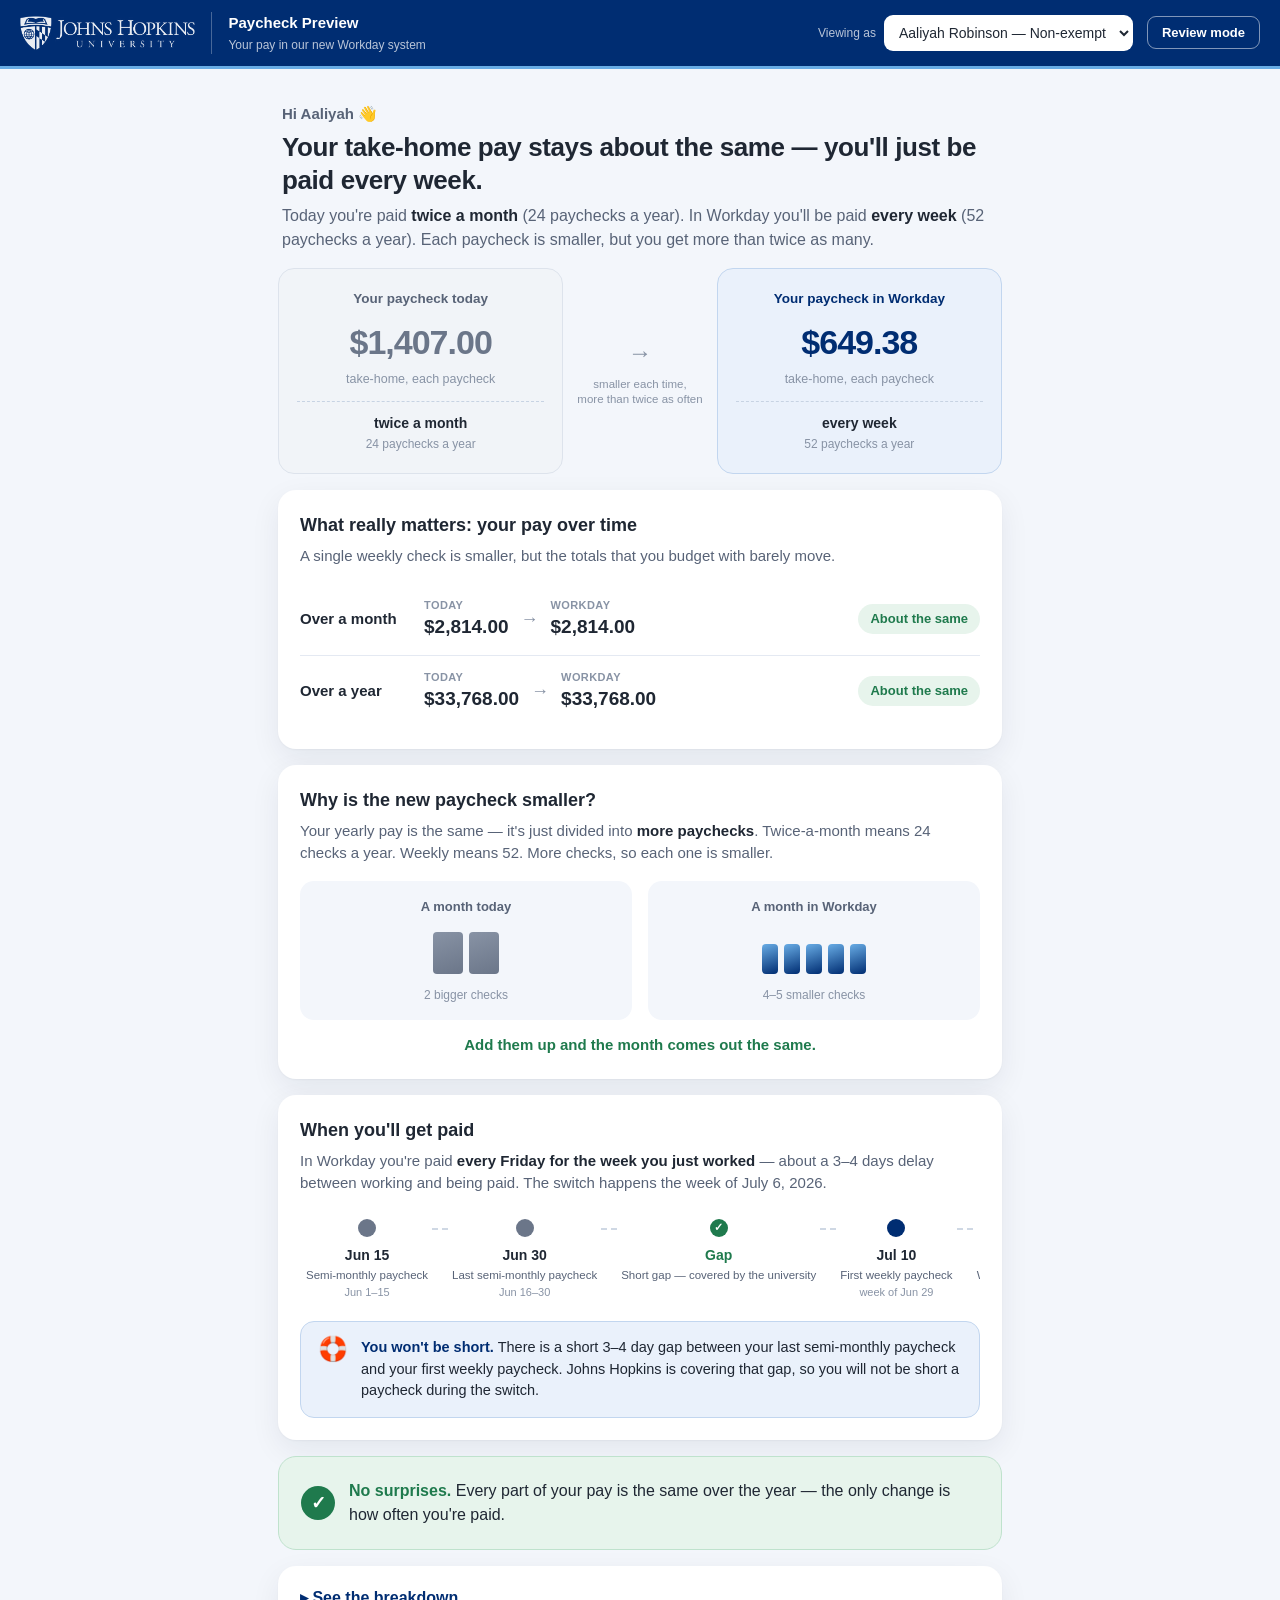
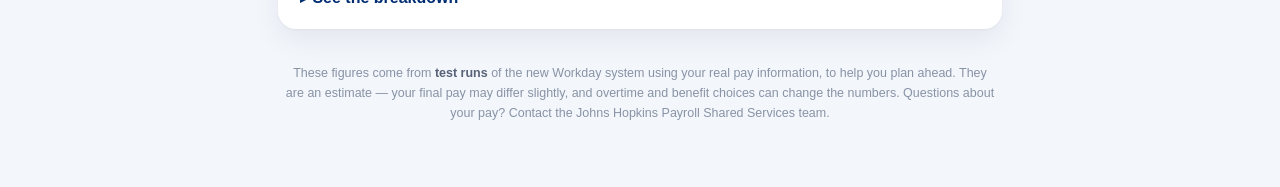
<file: employee-paycheck/index.html>
<!DOCTYPE html>
<html lang="en">
<head>
  <meta charset="UTF-8" />
  <meta name="viewport" content="width=device-width, initial-scale=1.0" />
  <title>Paycheck Preview — Johns Hopkins University</title>
  <link rel="stylesheet" href="styles.css" />
</head>
<body>
  <header class="topbar">
    <div class="brand">
      <img class="jhu-logo" src="jhu-logo-white.png" alt="Johns Hopkins University" />
      <div class="brand-div" aria-hidden="true"></div>
      <div class="brand-app">
        <h1>Paycheck Preview</h1>
        <div class="crumb">Your pay in our new Workday system</div>
      </div>
    </div>
    <div class="topbar-right">
      <div class="who">
        <label for="whoSelect">Viewing as</label>
        <select id="whoSelect" aria-label="Choose employee"></select>
      </div>
      <button id="reviewToggle" class="review-btn" type="button" aria-pressed="false">
        Review mode
      </button>
    </div>
  </header>

  <div id="reviewBanner" class="review-banner" hidden>
    <span class="rb-dot" aria-hidden="true"></span>
    <span class="rb-text"><b>Review mode</b> — administrative view. Employees never see this. Notes are saved on this device.</span>
    <button id="reviewExport" class="rb-export" type="button">Export review notes (CSV)</button>
  </div>

  <main class="wrap">
    <div id="app"></div>
  </main>

  <script src="data.js"></script>
  <script src="app.js"></script>
</body>
</html>
</file>
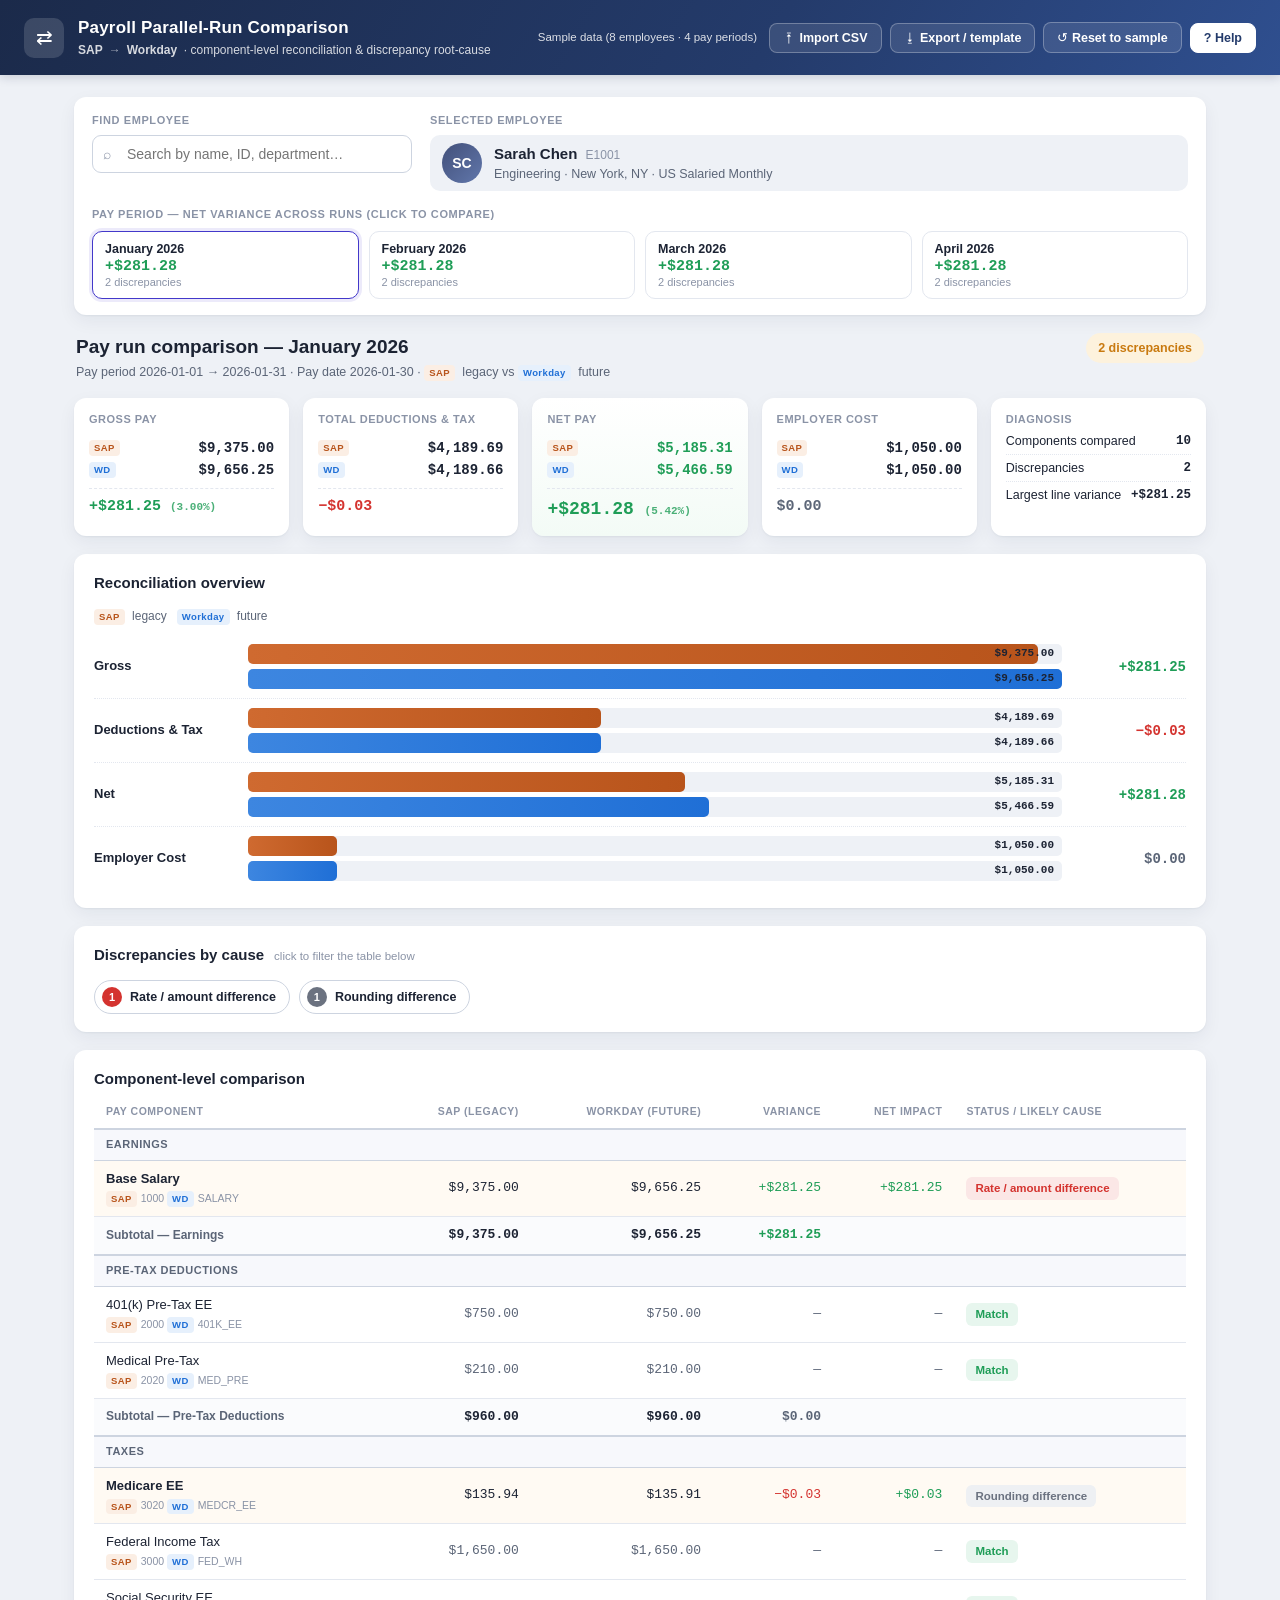
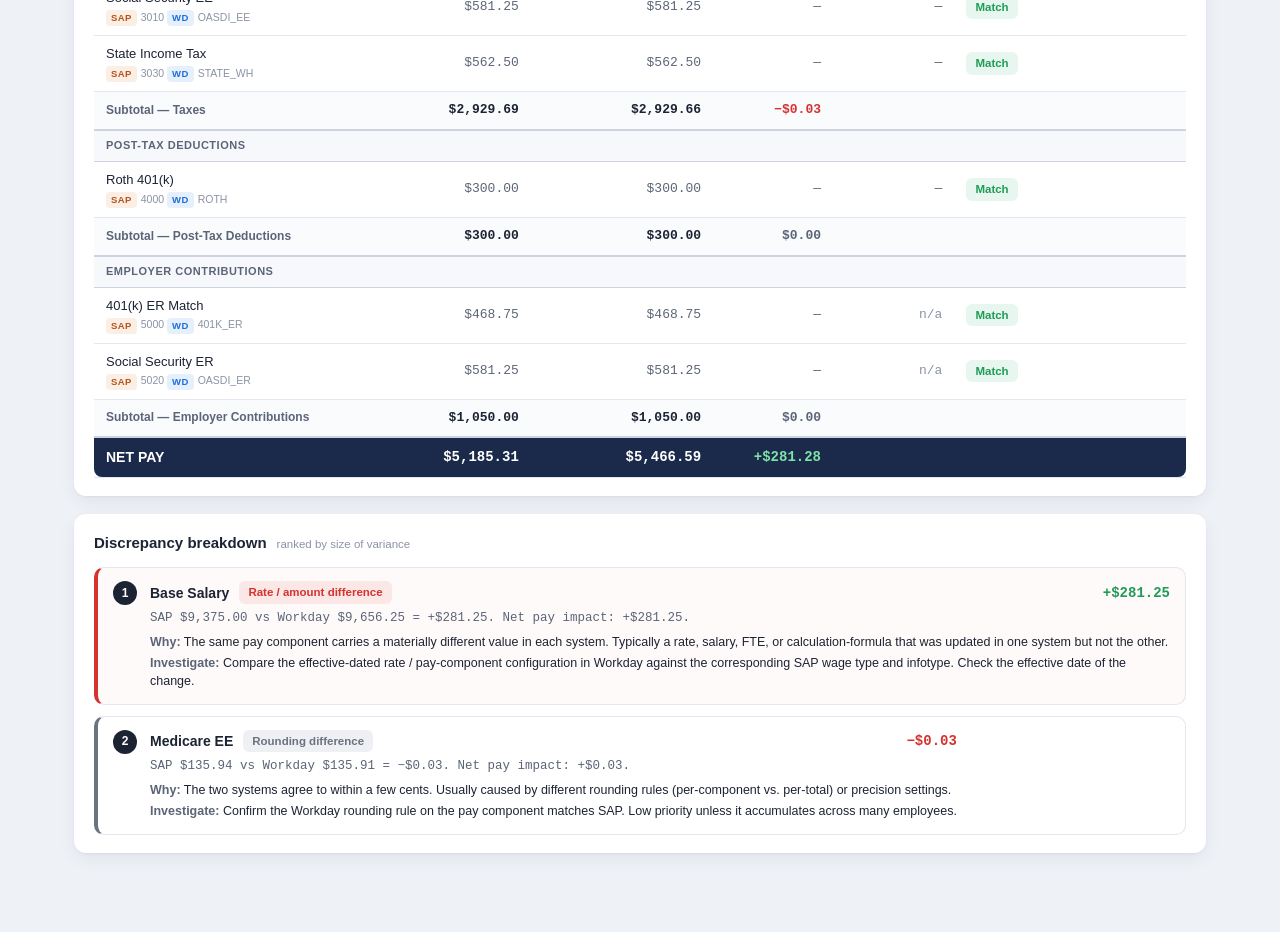
<file: payroll-compare/index.html>
<!DOCTYPE html>
<html lang="en">
<head>
  <meta charset="UTF-8" />
  <meta name="viewport" content="width=device-width, initial-scale=1.0" />
  <title>Payroll Parallel-Run Comparison — SAP → Workday</title>
  <link rel="stylesheet" href="styles.css" />
</head>
<body>
  <!-- ===== Top bar ===== -->
  <header class="topbar">
    <div class="brand">
      <div class="brand-mark">⇄</div>
      <div>
        <h1>Payroll Parallel-Run Comparison</h1>
        <div class="tagline">
          <span class="flow"><span>SAP</span><span class="arrow">→</span><span>Workday</span></span>
          &nbsp;· component-level reconciliation &amp; discrepancy root-cause
        </div>
      </div>
    </div>
    <div class="toolbar">
      <span class="src" id="dataSource">Sample data</span>
      <button class="btn" id="btnImport">⭱ Import CSV</button>
      <button class="btn" id="btnExport">⭳ Export / template</button>
      <button class="btn" id="btnReset">↺ Reset to sample</button>
      <button class="btn btn-primary" id="btnHelp">? Help</button>
      <input type="file" id="fileInput" accept=".csv,text/csv" style="display:none" />
    </div>
  </header>

  <main class="wrap">
    <!-- ===== Selector ===== -->
    <section class="selector">
      <div class="selector-top">
        <div class="picker" id="empPicker">
          <label for="empSearch">Find employee</label>
          <div class="search-field" id="empField">
            <span class="ico">⌕</span>
            <input type="text" id="empSearch" placeholder="Search by name, ID, department…" autocomplete="off" />
            <div class="results" id="empResults"></div>
          </div>
        </div>
        <div class="selected-wrap">
          <label>Selected employee</label>
          <div class="selected-emp" id="selectedEmp"></div>
        </div>
      </div>
      <div class="trend-wrap">
        <div class="label">Pay period — net variance across runs (click to compare)</div>
        <div class="trend-strip" id="trendStrip"></div>
      </div>
    </section>

    <!-- ===== Results ===== -->
    <div id="results"></div>
  </main>

  <!-- ===== Help modal ===== -->
  <div class="modal" id="helpModal">
    <div class="modal-box">
      <div class="modal-head">
        <h2>How to use this tool</h2>
        <button class="modal-close" id="helpClose">✕</button>
      </div>
      <div class="modal-body">
        <p>This tool compares a single employee's payroll for one pay run between the
        <b>legacy SAP</b> system and the future <b>Workday</b> system, component by component,
        and explains the likely <b>cause</b> of each discrepancy.</p>

        <h3>Workflow</h3>
        <ul>
          <li><b>Find employee</b> — search by name, ID, or department and select one.</li>
          <li><b>Pick a pay period</b> — the strip shows net variance per period; click one to drill in.</li>
          <li>Read the <b>summary cards</b> (gross, deductions, net, employer cost), the
            <b>reconciliation bars</b>, then the <b>component table</b> and <b>discrepancy breakdown</b>.</li>
          <li>Click a <b>cause chip</b> to filter the table to just that type of discrepancy.</li>
        </ul>

        <h3>How variance &amp; net impact read</h3>
        <p><b>Variance = Workday − SAP.</b> <span style="color:#1f9d57">Green</span> means Workday is higher,
        <span style="color:#d4332f">red</span> means lower. <b>Net impact</b> shows how that line moves take-home pay
        (earnings add to net; deductions and taxes subtract; employer items don't affect net).</p>

        <h3>Discrepancy causes (auto-detected)</h3>
        <div class="cause-key">
          <span><b>Rate / amount difference</b></span><span>Same component, materially different value — a rate/salary/formula updated in one system only.</span>
          <span><b>Tax configuration difference</b></span><span>A withholding differs beyond rounding — tax setup, elections, or taxable base differ.</span>
          <span><b>Wage-type mapping gap</b></span><span>Component exists in one system only — an unmapped wage type or unconfigured pay component.</span>
          <span><b>Proration difference</b></span><span>Different worked/paid days — mid-period hire, termination, or leave.</span>
          <span><b>Retroactive adjustment</b></span><span>A retro line in one system only — expected to differ during parallel runs.</span>
          <span><b>Rounding difference</b></span><span>Agreement within a few cents — different rounding rules.</span>
        </div>

        <h3>Loading your own data</h3>
        <p>Click <b>Export / template</b> to download the current data as CSV and see the exact format,
        then <b>Import CSV</b> to load real SAP and Workday extracts. One row per component per system. Columns:</p>
        <p><code>system, employee_id, employee_name, department, location, pay_group, period_id, period_label,
        period_start, period_end, pay_date, period_days, component_code, component_name, category, amount, retro, worked_days</code></p>
        <ul>
          <li><code>system</code> = <code>SAP</code> or <code>Workday</code>.</li>
          <li><code>category</code> = <code>earning</code>, <code>pre_tax</code>, <code>tax</code>, <code>post_tax</code>, or <code>employer</code>.</li>
          <li>Use the <b>same</b> <code>component_code</code> in both systems so the tool can pair them; an unpaired code is reported as a mapping gap.</li>
          <li><code>retro</code> = <code>Y</code> for retroactive lines; <code>worked_days</code> drives proration detection (leave blank for full-period).</li>
        </ul>
        <p>All processing happens locally in your browser — no data leaves the page.</p>
      </div>
    </div>
  </div>

  <div class="toast" id="toast"></div>

  <script src="data.js"></script>
  <script src="app.js"></script>
</body>
</html>
</file>
<file: employee-paycheck/styles.css>
/* ============================================================================
   styles.css — Employee Paycheck Preview (Johns Hopkins University)
   Calm, friendly, plain — designed to read well on a phone.
   Branded with the JHU palette: Heritage Blue + Spirit Blue.
   ========================================================================== */
:root {
  /* ---- JHU brand --------------------------------------------------------- */
  --heritage: #002d72;       /* JHU Heritage Blue — primary */
  --heritage-deep: #001a45;
  --spirit: #68ace5;         /* JHU Spirit Blue — secondary accent */
  --spirit-bg: #eaf1fb;      /* light spirit-blue tint */

  --bg: #f3f6fb;
  --card: #ffffff;
  --ink: #1f2733;
  --ink-soft: #586377;
  --muted: #8893a5;
  --line: #e4e9f2;

  --today: #6b7689;          /* legacy / today — neutral slate */
  --today-bg: #f1f4f8;
  --future: #002d72;         /* future / Workday — JHU Heritage Blue */
  --future-bg: #eaf1fb;
  --future-deep: #002d72;

  --blue: #002d72;           /* links / accents */
  --good: #1f7a4d;           /* reassuring green */
  --good-bg: #e7f4ec;
  --warn: #c4631a;           /* warm amber — "a little less", not alarming red */
  --warn-bg: #fbeede;

  --up: var(--good);
  --down: var(--warn);
  --ok: var(--good);

  --radius: 18px;
  --shadow: 0 1px 2px rgba(20,30,60,.04), 0 10px 30px rgba(20,30,60,.07);
  --sans: -apple-system, BlinkMacSystemFont, "Segoe UI", Roboto, Helvetica, Arial, sans-serif;
}

* { box-sizing: border-box; }
html, body { margin: 0; padding: 0; }
body {
  font-family: var(--sans);
  background: var(--bg);
  color: var(--ink);
  font-size: 16px;
  line-height: 1.5;
  -webkit-font-smoothing: antialiased;
}

/* ---- Top bar (JHU Heritage Blue) --------------------------------------- */
.topbar {
  background: var(--heritage);
  color: #fff;
  border-bottom: 3px solid var(--spirit);
  padding: 12px 20px;
  display: flex; align-items: center; justify-content: space-between;
  gap: 12px; flex-wrap: wrap;
  position: sticky; top: 0; z-index: 20;
}
.brand { display: flex; align-items: center; gap: 16px; }
.jhu-logo { height: 34px; width: auto; display: block; }
.brand-div { width: 1px; align-self: stretch; min-height: 34px; background: rgba(255,255,255,.28); }
.brand-app h1 { font-size: 15px; margin: 0; font-weight: 700; color: #fff; }
.brand-app .crumb { font-size: 12px; color: rgba(255,255,255,.72); margin-top: 1px; }

.topbar-right { display: flex; align-items: center; gap: 14px; flex-wrap: wrap; }
.who { display: flex; align-items: center; gap: 8px; }
.who label { font-size: 12px; color: rgba(255,255,255,.72); }
.who select {
  font-size: 14px; padding: 8px 10px; border-radius: 9px;
  border: 1px solid rgba(255,255,255,.3); background: #fff; color: var(--ink); font-family: inherit;
}
.review-btn {
  font-family: inherit; font-size: 13px; font-weight: 700; cursor: pointer;
  padding: 8px 14px; border-radius: 9px;
  background: transparent; color: #fff; border: 1.5px solid rgba(255,255,255,.5);
  transition: background .12s, border-color .12s;
}
.review-btn:hover { background: rgba(255,255,255,.12); }
.review-btn.on { background: var(--spirit); color: var(--heritage-deep); border-color: var(--spirit); }

/* ---- Review banner ------------------------------------------------------ */
.review-banner {
  display: flex; align-items: center; gap: 10px; flex-wrap: wrap;
  background: #fdf3e0; border-bottom: 1px solid #f0d9ad; color: #6b4e1e;
  padding: 9px 20px; font-size: 13px;
}
.review-banner[hidden] { display: none; }
.rb-dot { width: 9px; height: 9px; border-radius: 50%; background: var(--warn); flex: none; }
.rb-text { flex: 1; min-width: 220px; }
.rb-text b { color: #5a3f12; }
.rb-export {
  font-family: inherit; font-size: 12.5px; font-weight: 700; cursor: pointer;
  padding: 6px 12px; border-radius: 8px;
  background: var(--heritage); color: #fff; border: none;
}
.rb-export:hover { background: var(--heritage-deep); }

/* ---- Layout ------------------------------------------------------------- */
.wrap { max-width: 760px; margin: 0 auto; padding: 22px 18px 64px; }
.card {
  background: var(--card); border-radius: var(--radius); box-shadow: var(--shadow);
  padding: 22px 22px; margin: 16px 0;
}
.card-title { font-size: 18px; margin: 0 0 6px; font-weight: 700; }
.card-lead { color: var(--ink-soft); margin: 0 0 16px; font-size: 15px; }

/* ---- Intro -------------------------------------------------------------- */
.intro { padding: 12px 4px 2px; }
.intro .hi { font-size: 15px; color: var(--ink-soft); font-weight: 600; }
.intro .headline { font-size: 26px; line-height: 1.25; margin: 6px 0 8px; font-weight: 800; letter-spacing: -.4px; }
.intro .sub { color: var(--ink-soft); font-size: 16px; margin: 0; }
.intro .sub b, .card-lead b { color: var(--ink); }

/* ---- Hero: two paychecks ----------------------------------------------- */
.hero { margin: 14px 0; }
.hero-grid { display: grid; grid-template-columns: 1fr auto 1fr; gap: 12px; align-items: stretch; }
.stub {
  border-radius: 16px; padding: 20px 18px; text-align: center; position: relative;
  border: 1.5px solid var(--line); background: #fff;
}
.stub.today { background: var(--today-bg); border-color: #dde3ec; }
.stub.future { background: var(--future-bg); border-color: #c2d6ef; }
.stub-top { font-size: 13.5px; font-weight: 700; color: var(--ink-soft); text-transform: none; }
.stub.future .stub-top { color: var(--future-deep); }
.stub-amt { font-size: 34px; font-weight: 850; letter-spacing: -1px; margin: 8px 0 2px; }
.stub.today .stub-amt { color: var(--today); }
.stub.future .stub-amt { color: var(--future-deep); }
.stub-label { font-size: 12.5px; color: var(--muted); }
.stub-sched { margin-top: 12px; padding-top: 11px; border-top: 1px dashed #c7d3e3; display: flex; flex-direction: column; gap: 1px; }
.stub-sched .cadence { font-weight: 700; font-size: 14px; }
.stub-sched .peryear { font-size: 12px; color: var(--muted); }
.hero-mid { display: flex; flex-direction: column; align-items: center; justify-content: center; gap: 6px; padding: 0 2px; }
.hero-arrow { font-size: 24px; color: var(--muted); font-weight: 700; }
.hero-mid-note { font-size: 11.5px; color: var(--muted); text-align: center; line-height: 1.3; }
.stub-note { margin-top: 12px; font-size: 13px; color: var(--ink-soft); background: #fff8ee; border: 1px solid #f3e2c5;
  padding: 10px 13px; border-radius: 11px; text-align: center; }

/* ---- Reassurance -------------------------------------------------------- */
.reassure-row { display: flex; align-items: center; gap: 14px; padding: 13px 0; border-bottom: 1px solid var(--line); flex-wrap: wrap; }
.reassure-row:last-child { border-bottom: none; }
.reassure-label { font-weight: 700; font-size: 15px; width: 110px; flex: none; }
.reassure-vals { display: flex; align-items: center; gap: 12px; flex: 1; }
.rv { display: flex; flex-direction: column; font-size: 19px; font-weight: 800; }
.rv-cap { font-size: 11px; color: var(--muted); font-weight: 600; text-transform: uppercase; letter-spacing: .4px; }
.rv-arrow { color: var(--muted); font-size: 18px; }
.same-tag { font-size: 13px; font-weight: 700; padding: 5px 12px; border-radius: 999px; white-space: nowrap; }
.same-tag.ok { background: var(--good-bg); color: var(--good); }
.same-tag.up { background: var(--good-bg); color: var(--good); }
.same-tag.down { background: var(--warn-bg); color: var(--warn); }

/* ---- Frequency explainer ----------------------------------------------- */
.chk-compare { display: grid; grid-template-columns: 1fr 1fr; gap: 16px; margin: 6px 0 4px; }
.chk-col { background: var(--bg); border-radius: 14px; padding: 16px; text-align: center; }
.chk-cap { font-size: 13px; font-weight: 700; color: var(--ink-soft); margin-bottom: 12px; }
.chk-row { display: flex; gap: 6px; justify-content: center; align-items: flex-end; min-height: 46px; flex-wrap: wrap; }
.chk { display: inline-block; border-radius: 4px; }
.chk.big { width: 30px; height: 42px; background: linear-gradient(160deg,#8893a5,#6b7689); }
.chk.sm { width: 16px; height: 30px; background: linear-gradient(160deg,var(--spirit),var(--heritage)); }
.chk-sub { font-size: 12px; color: var(--muted); margin-top: 12px; }
.freq-foot { text-align: center; font-weight: 700; color: var(--good); margin-top: 14px; font-size: 15px; }

/* ---- Transition timeline ----------------------------------------------- */
.timeline { display: flex; align-items: stretch; overflow-x: auto; padding: 8px 2px 4px; gap: 0; }
.tl-line { flex: 1 0 16px; min-width: 16px; border-top: 2px dashed #cfd8e4; margin-top: 9px; }
.tl-cell { flex: 0 0 auto; text-align: center; min-width: 96px; padding: 0 4px; }
.tl-dot { width: 18px; height: 18px; border-radius: 50%; margin: 0 auto 8px; background: #cfd8e4; display: grid; place-items: center; font-size: 11px; color: #fff; font-weight: 800; }
.tl-cell.semi .tl-dot { background: var(--today); }
.tl-cell.weekly .tl-dot { background: var(--future); }
.tl-cell.gap .tl-dot { background: var(--good); }
.tl-date { font-weight: 800; font-size: 14px; }
.tl-cell.gap .tl-date { color: var(--good); }
.tl-label { font-size: 11.5px; color: var(--ink-soft); line-height: 1.3; margin-top: 2px; }
.tl-covers { font-size: 11px; color: var(--muted); margin-top: 2px; }
.covered { display: flex; gap: 13px; align-items: flex-start; margin-top: 16px; background: var(--spirit-bg);
  border: 1px solid #c2d6ef; border-radius: 14px; padding: 15px 17px; font-size: 14.5px; }
.covered b { color: var(--heritage); }
.covered-icon { font-size: 24px; line-height: 1; flex: none; }

/* ---- Changes / all-same ------------------------------------------------- */
.changes-list { margin: 0; padding-left: 20px; }
.changes-list li { margin: 8px 0; font-size: 15px; }
.allsame { display: flex; align-items: center; gap: 14px; background: var(--good-bg); border: 1px solid #bfe2cd; box-shadow: none; }
.allsame-check { width: 34px; height: 34px; border-radius: 50%; background: var(--good); color: #fff; display: grid; place-items: center; font-size: 18px; font-weight: 800; flex: none; }
.allsame b { color: var(--good); }

/* ---- Breakdown ---------------------------------------------------------- */
.breakdown { padding: 6px 22px; }
.bd-toggle { width: 100%; text-align: left; background: none; border: none; padding: 16px 0; font-size: 16px; font-weight: 700; color: var(--blue); cursor: pointer; }
.bd-body { padding-bottom: 14px; }
.bd-basis { font-size: 13.5px; color: var(--ink-soft); background: var(--bg); padding: 11px 14px; border-radius: 11px; margin: 0 0 16px; }
.bd-group { margin-bottom: 20px; }
.bd-group-title { font-size: 13px; font-weight: 800; text-transform: uppercase; letter-spacing: .5px; color: var(--ink-soft); margin-bottom: 8px; }
.bd-table { width: 100%; border-collapse: collapse; font-size: 14px; }
.bd-table th { text-align: left; font-size: 11px; text-transform: uppercase; letter-spacing: .4px; color: var(--muted); font-weight: 700; padding: 0 10px 8px 0; border-bottom: 1px solid var(--line); }
.bd-table th.n, .bd-table td.n { text-align: right; white-space: nowrap; font-variant-numeric: tabular-nums; }
.bd-table th.c, .bd-table td.c { text-align: center; }
.bd-table td { padding: 11px 10px 11px 0; border-bottom: 1px solid var(--line); vertical-align: top; }
.bd-name { font-weight: 650; }
.bd-vary { font-size: 10px; font-weight: 700; color: var(--warn); background: var(--warn-bg); padding: 1px 6px; border-radius: 5px; vertical-align: middle; }
.bd-plain { font-size: 12.5px; color: var(--muted); margin-top: 2px; }
.bd-note { font-size: 13px; max-width: 230px; }
.bd-note.same { color: var(--muted); }
.bd-note.changed { color: var(--warn); font-weight: 600; }
.bd-group.employer { background: var(--spirit-bg); border-radius: 12px; padding: 14px 16px; }
.emp-row { display: flex; justify-content: space-between; font-size: 14.5px; }
.emp-plain { font-size: 12.5px; color: var(--muted); margin-top: 2px; }
.bd-total { margin-top: 8px; border-top: 2px solid var(--ink); padding-top: 14px; }
.bd-total-row { display: flex; justify-content: space-between; font-weight: 800; font-size: 16px; }
.bd-total-vals .arr { color: var(--muted); margin: 0 4px; }
.bd-total-tag { margin-top: 8px; display: inline-block; font-size: 13.5px; font-weight: 700; padding: 6px 14px; border-radius: 999px; }
.bd-total-tag.ok, .bd-total-tag.up { background: var(--good-bg); color: var(--good); }
.bd-total-tag.down { background: var(--warn-bg); color: var(--warn); }

/* ============================================================================
   REVIEW MODE (administrative) — not visible to employees
   ========================================================================== */
.review-on .wrap { padding-top: 16px; }

/* ---- Review roster (all employees + progress) -------------------------- */
.review-roster { border-left: 4px solid var(--heritage); }
.rr-head { display: flex; align-items: baseline; justify-content: space-between; gap: 12px; flex-wrap: wrap; margin-bottom: 12px; }
.rr-title { font-size: 13px; font-weight: 800; text-transform: uppercase; letter-spacing: .5px; color: var(--heritage); }
.rr-stats { display: flex; gap: 14px; flex-wrap: wrap; font-size: 12.5px; color: var(--ink-soft); }
.rr-stat b { color: var(--ink); }
.roster-chips { display: flex; gap: 8px; flex-wrap: wrap; }
.roster-chip {
  display: inline-flex; align-items: center; gap: 7px; cursor: pointer;
  font-family: inherit; font-size: 13px; font-weight: 600; color: var(--ink);
  background: #fff; border: 1.5px solid var(--line); border-radius: 999px; padding: 6px 12px;
}
.roster-chip:hover { border-color: var(--spirit); }
.roster-chip.active { border-color: var(--heritage); background: var(--spirit-bg); color: var(--heritage); }
.rc-dot { width: 9px; height: 9px; border-radius: 50%; background: var(--muted); flex: none; }
.roster-chip.reviewed .rc-dot { background: var(--good); }
.roster-chip.followup .rc-dot { background: var(--warn); }
.rc-badge { font-size: 10.5px; font-weight: 800; color: #fff; background: var(--warn); border-radius: 999px; padding: 0 6px; min-width: 16px; text-align: center; }

/* ---- Review card (per employee) ---------------------------------------- */
.review-card { border-left: 4px solid var(--heritage); }
.rc-head { display: flex; align-items: flex-start; justify-content: space-between; gap: 12px; flex-wrap: wrap; }
.rc-name-line { font-size: 18px; font-weight: 800; }
.rc-id { font-size: 12px; font-weight: 700; color: var(--muted); background: var(--bg); padding: 2px 7px; border-radius: 6px; vertical-align: middle; margin-left: 4px; }
.rc-meta { font-size: 13px; color: var(--ink-soft); margin-top: 3px; }
.rc-net { font-size: 13px; color: var(--ink-soft); background: var(--bg); border-radius: 10px; padding: 7px 12px; white-space: nowrap; }
.rc-net b { font-variant-numeric: tabular-nums; }
.rc-net.up b { color: var(--good); }
.rc-net.down b { color: var(--warn); }
.rc-net.zero b { color: var(--ink-soft); }

.rc-status { display: flex; align-items: center; gap: 12px; flex-wrap: wrap; margin: 16px 0 4px; }
.rc-status-lab { font-size: 12px; font-weight: 700; text-transform: uppercase; letter-spacing: .4px; color: var(--muted); }
.rv-pills { display: inline-flex; gap: 6px; flex-wrap: wrap; }
.rv-pill {
  font-family: inherit; font-size: 13px; font-weight: 700; cursor: pointer;
  padding: 6px 13px; border-radius: 999px; border: 1.5px solid var(--line); background: #fff; color: var(--ink-soft);
}
.rv-pill:hover { border-color: var(--spirit); }
.rv-pill.unreviewed.active { background: #eef1f6; border-color: #c8d1de; color: var(--ink); }
.rv-pill.reviewed.active { background: var(--good-bg); border-color: #bfe2cd; color: var(--good); }
.rv-pill.followup.active { background: var(--warn-bg); border-color: #f0cdb0; color: var(--warn); }

.rc-section-lab { font-size: 12px; font-weight: 700; text-transform: uppercase; letter-spacing: .4px; color: var(--muted); margin: 18px 0 8px; }
.rd-none { font-size: 14px; color: var(--ink-soft); background: var(--good-bg); border-radius: 11px; padding: 12px 14px; }
.rd-list { display: flex; flex-direction: column; gap: 6px; }
.rd-item {
  display: grid; grid-template-columns: auto 1fr auto; align-items: center; gap: 10px;
  padding: 10px 12px; border: 1px solid var(--line); border-radius: 11px; cursor: pointer;
}
.rd-item:hover { border-color: var(--spirit); }
.rd-item.on { background: var(--warn-bg); border-color: #f0cdb0; }
.rd-item input { width: 17px; height: 17px; accent-color: var(--heritage); cursor: pointer; }
.rd-main { display: flex; align-items: baseline; gap: 8px; flex-wrap: wrap; }
.rd-label { font-weight: 700; font-size: 14px; }
.rd-delta { font-size: 13px; font-weight: 700; font-variant-numeric: tabular-nums; }
.rd-delta.up { color: var(--good); }
.rd-delta.down { color: var(--warn); }
.rd-delta.zero { color: var(--muted); }
.rd-gap { font-size: 12px; font-weight: 700; color: var(--heritage); background: var(--spirit-bg); padding: 1px 8px; border-radius: 6px; }
.rd-per { font-size: 12px; color: var(--muted); white-space: nowrap; font-variant-numeric: tabular-nums; }

.rc-flagged { font-size: 13.5px; margin: 14px 0 4px; }
.rc-flagged.none { color: var(--muted); }
.rc-flagged b { color: var(--warn); }

.rc-notes-lab { display: block; font-size: 12px; font-weight: 700; text-transform: uppercase; letter-spacing: .4px; color: var(--muted); margin: 16px 0 6px; }
.rc-notes {
  width: 100%; font-family: inherit; font-size: 14px; color: var(--ink);
  border: 1.5px solid var(--line); border-radius: 11px; padding: 10px 12px; resize: vertical; background: #fff;
}
.rc-notes:focus { outline: none; border-color: var(--spirit); }
.rc-saved { font-size: 12px; color: var(--muted); margin-top: 6px; }
.rc-saved.flash { color: var(--good); }

/* ---- Review breakdown (explicit detail) -------------------------------- */
.bd-review-tag { font-size: 11px; font-weight: 700; text-transform: uppercase; letter-spacing: .4px; color: var(--heritage); background: var(--spirit-bg); padding: 2px 8px; border-radius: 6px; vertical-align: middle; margin-left: 6px; }
.review-bd .bd-group { overflow-x: auto; }
.bd-table-review { min-width: 560px; }
.bd-table-review td { vertical-align: middle; }
.bd-code { font-size: 11px; font-weight: 700; color: var(--muted); font-variant-numeric: tabular-nums; }
.bd-delta { font-variant-numeric: tabular-nums; font-weight: 700; }
.bd-delta.up { color: var(--good); }
.bd-delta.down { color: var(--warn); }
.bd-delta.zero { color: var(--muted); }
.bd-table-review tr.flagged td { background: var(--warn-bg); }
.bd-table-review tr.gap-row td { background: var(--spirit-bg); }
.bd-gap-tag { font-size: 10px; font-weight: 700; color: var(--heritage); background: #fff; border: 1px solid var(--spirit); padding: 0 6px; border-radius: 5px; vertical-align: middle; }
.bd-table-review input { width: 17px; height: 17px; accent-color: var(--heritage); cursor: pointer; }
.bd-total.review { border-top: 2px solid var(--ink); padding-top: 10px; overflow-x: auto; }
.bd-total-table { min-width: 560px; }
.bd-total-table td { border-bottom: none; padding-top: 8px; padding-bottom: 8px; }

/* ---- Disclaimer --------------------------------------------------------- */
.disclaimer { font-size: 12.5px; color: var(--muted); line-height: 1.6; padding: 18px 6px 0; text-align: center; }
.disclaimer b { color: var(--ink-soft); }

/* ---- Responsive --------------------------------------------------------- */
@media (max-width: 560px) {
  .intro .headline { font-size: 22px; }
  .hero-grid { grid-template-columns: 1fr; }
  .hero-mid { flex-direction: row; padding: 4px 0; }
  .hero-mid .hero-arrow { transform: rotate(90deg); }
  .stub-amt { font-size: 30px; }
  .reassure-label { width: 100%; }
  .chk-compare { grid-template-columns: 1fr; }
  .bd-note { max-width: none; }
  .topbar { padding: 10px 14px; }
  .jhu-logo { height: 28px; }
  .brand { gap: 11px; }
  .topbar-right { width: 100%; justify-content: space-between; }
  .rd-item { grid-template-columns: auto 1fr; }
  .rd-per { grid-column: 2; }
}
</file>
<file: payroll-compare/styles.css>
/* ============================================================================
   styles.css — Payroll Parallel-Run Comparison
   ========================================================================== */
:root {
  --bg: #eef1f6;
  --panel: #ffffff;
  --ink: #1c2333;
  --ink-soft: #5b6577;
  --muted: #8a93a6;
  --line: #e3e7ef;
  --line-strong: #cdd4e0;

  --sap: #b8541b;      /* legacy — burnt orange */
  --sap-bg: #fbeee4;
  --wd: #1f6fd6;       /* future — Workday blue */
  --wd-bg: #e6f0fc;

  --ok: #1f9d57;
  --ok-bg: #e7f6ee;
  --up: #1f9d57;       /* positive variance (Workday higher) */
  --down: #d4332f;     /* negative variance (Workday lower) */
  --warn: #c97a10;
  --warn-bg: #fdf2dd;
  --high: #d4332f;
  --high-bg: #fbe7e6;
  --med: #c97a10;
  --med-bg: #fdf2dd;
  --low: #6b7280;
  --low-bg: #eef0f3;

  --accent: #4338ca;
  --radius: 12px;
  --shadow: 0 1px 2px rgba(20,30,60,.05), 0 6px 18px rgba(20,30,60,.06);
  --mono: ui-monospace, "SF Mono", "JetBrains Mono", Menlo, Consolas, monospace;
  --sans: -apple-system, BlinkMacSystemFont, "Segoe UI", Roboto, Helvetica, Arial, sans-serif;
}

* { box-sizing: border-box; }
html, body { margin: 0; padding: 0; }
body {
  font-family: var(--sans);
  background: var(--bg);
  color: var(--ink);
  font-size: 14px;
  line-height: 1.45;
  -webkit-font-smoothing: antialiased;
}
.muted { color: var(--muted); }

/* ---- Top bar ------------------------------------------------------------ */
.topbar {
  background: linear-gradient(120deg, #1b2a4a 0%, #243b6b 60%, #2f4f8f 100%);
  color: #fff;
  padding: 16px 24px;
  display: flex; align-items: center; justify-content: space-between;
  gap: 16px; flex-wrap: wrap;
  box-shadow: 0 2px 10px rgba(20,30,60,.18);
}
.brand { display: flex; align-items: center; gap: 14px; }
.brand-mark {
  width: 40px; height: 40px; border-radius: 10px;
  background: rgba(255,255,255,.14);
  display: grid; place-items: center; font-size: 20px;
}
.brand h1 { font-size: 17px; margin: 0; font-weight: 650; letter-spacing: .2px; }
.brand .tagline { font-size: 12px; opacity: .82; margin-top: 1px; }
.flow { display: inline-flex; align-items: center; gap: 6px; font-weight: 600; }
.flow .arrow { opacity: .7; }
.toolbar { display: flex; align-items: center; gap: 8px; flex-wrap: wrap; }
.toolbar .src { font-size: 11.5px; opacity: .85; margin-right: 4px; max-width: 260px; text-align: right; }
.btn {
  border: 1px solid rgba(255,255,255,.28); background: rgba(255,255,255,.10);
  color: #fff; padding: 7px 13px; border-radius: 8px; cursor: pointer;
  font-size: 12.5px; font-weight: 550; transition: background .15s;
}
.btn:hover { background: rgba(255,255,255,.22); }
.btn-primary { background: #fff; color: #243b6b; border-color: #fff; }
.btn-primary:hover { background: #e9eefb; }

/* ---- Layout ------------------------------------------------------------- */
.wrap { max-width: 1180px; margin: 0 auto; padding: 22px 24px 60px; }

/* ---- Selector ----------------------------------------------------------- */
.selector {
  background: var(--panel); border-radius: var(--radius); box-shadow: var(--shadow);
  padding: 16px 18px; margin-bottom: 18px;
}
.selector-top { display: flex; gap: 18px; align-items: flex-start; flex-wrap: wrap; }
.picker { position: relative; flex: 0 0 320px; }
.picker label, .selected-wrap label { display: block; font-size: 11px; text-transform: uppercase; letter-spacing: .6px; color: var(--muted); margin-bottom: 6px; font-weight: 600; }
.search-field { position: relative; }
.search-field input {
  width: 100%; padding: 10px 12px 10px 34px; border: 1px solid var(--line-strong);
  border-radius: 9px; font-size: 14px; background: #fff; color: var(--ink);
}
.search-field input:focus { outline: none; border-color: var(--accent); box-shadow: 0 0 0 3px rgba(67,56,202,.12); }
.search-field .ico { position: absolute; left: 11px; top: 50%; transform: translateY(-50%); color: var(--muted); }
.results {
  position: absolute; z-index: 30; top: calc(100% + 6px); left: 0; right: 0;
  background: #fff; border: 1px solid var(--line-strong); border-radius: 10px;
  box-shadow: 0 12px 32px rgba(20,30,60,.16); max-height: 320px; overflow: auto;
  display: none; padding: 5px;
}
.results.open { display: block; }
.result-row, .result-empty { width: 100%; text-align: left; background: none; border: none; cursor: pointer;
  padding: 8px 10px; border-radius: 8px; display: flex; align-items: center; gap: 10px; }
.result-row:hover { background: var(--bg); }
.result-row.active { background: #eef0fd; }
.result-avatar { width: 30px; height: 30px; border-radius: 50%; background: #dfe4ef; color: #3a4660;
  display: grid; place-items: center; font-size: 11px; font-weight: 700; flex: none; }
.result-meta { display: flex; flex-direction: column; line-height: 1.3; }
.result-id { color: var(--muted); font-size: 11px; font-weight: 500; }
.result-sub { color: var(--ink-soft); font-size: 12px; }
.result-empty { color: var(--muted); cursor: default; }

.selected-wrap { flex: 1 1 280px; }
.selected-emp { display: flex; align-items: center; gap: 12px; min-height: 44px;
  background: var(--bg); border-radius: 10px; padding: 8px 12px; }
.emp-avatar { width: 40px; height: 40px; border-radius: 50%; flex: none;
  background: linear-gradient(135deg,#42507a,#6177ab);
  color: #fff; display: grid; place-items: center; font-weight: 700; font-size: 14px; }
.emp-name { font-weight: 650; font-size: 15px; }
.emp-id { color: var(--muted); font-size: 12px; font-weight: 500; margin-left: 4px; }
.emp-sub { color: var(--ink-soft); font-size: 12.5px; }

/* ---- Trend strip (period selector) -------------------------------------- */
.trend-wrap { margin-top: 16px; }
.trend-wrap .label { font-size: 11px; text-transform: uppercase; letter-spacing: .6px; color: var(--muted); margin-bottom: 8px; font-weight: 600; }
.trend-strip { display: grid; grid-auto-flow: column; grid-auto-columns: 1fr; gap: 10px; }
.trend-cell {
  text-align: left; background: #fff; border: 1.5px solid var(--line); border-radius: 10px;
  padding: 10px 12px; cursor: pointer; transition: border-color .15s, box-shadow .15s; min-width: 0;
}
.trend-cell:hover { border-color: var(--line-strong); }
.trend-cell.active { border-color: var(--accent); box-shadow: 0 0 0 3px rgba(67,56,202,.10); }
.trend-period { font-size: 12.5px; font-weight: 600; color: var(--ink); }
.trend-var { font-family: var(--mono); font-size: 15px; font-weight: 600; margin-top: 2px; }
.trend-sub { font-size: 11px; color: var(--muted); margin-top: 1px; }

/* ---- Run header --------------------------------------------------------- */
.run-header { display: flex; justify-content: space-between; align-items: flex-start; gap: 16px; margin: 4px 2px 16px; flex-wrap: wrap; }
.run-title { font-size: 19px; font-weight: 680; }
.run-sub { color: var(--ink-soft); font-size: 12.5px; margin-top: 3px; }
.pill { display: inline-block; padding: 6px 12px; border-radius: 999px; font-size: 12.5px; font-weight: 600; }
.pill-ok { background: var(--ok-bg); color: var(--ok); }
.pill-warn { background: var(--warn-bg); color: var(--warn); }

/* ---- System tags -------------------------------------------------------- */
.sys-tag { display: inline-block; font-size: 9.5px; font-weight: 800; letter-spacing: .4px;
  padding: 1px 5px; border-radius: 4px; vertical-align: middle; margin-right: 4px; }
.sys-tag.sap { background: var(--sap-bg); color: var(--sap); }
.sys-tag.wd { background: var(--wd-bg); color: var(--wd); }

/* ---- Summary cards ------------------------------------------------------ */
.summary-grid { display: grid; grid-template-columns: repeat(5, 1fr); gap: 14px; margin-bottom: 18px; }
.sum-card { background: var(--panel); border-radius: var(--radius); box-shadow: var(--shadow); padding: 14px 15px; }
.sum-label { font-size: 11px; text-transform: uppercase; letter-spacing: .5px; color: var(--muted); font-weight: 600; }
.sum-rows { margin: 9px 0 7px; }
.sum-rows > div { display: flex; align-items: center; justify-content: space-between; padding: 1px 0; }
.sum-amt { font-family: var(--mono); font-size: 14px; font-weight: 600; }
.sum-var { font-family: var(--mono); font-weight: 700; font-size: 15px; padding-top: 7px; border-top: 1px dashed var(--line); }
.sum-var.big { font-size: 18px; }
.sum-pct { font-size: 11px; font-weight: 600; opacity: .8; }
.sum-net { outline: 2px solid transparent; }
.sum-net.up { background: linear-gradient(180deg,#fff,#f3fbf6); }
.sum-net.down { background: linear-gradient(180deg,#fff,#fdf3f3); }
.sum-net.flat { background: linear-gradient(180deg,#fff,#f4fbf6); }
.sum-stat .stat-line { display: flex; justify-content: space-between; padding: 4px 0; border-bottom: 1px dotted var(--line); font-size: 12.5px; }
.sum-stat .stat-line:last-child { border-bottom: none; }
.sum-stat b { font-family: var(--mono); }

/* variance colors */
.up { color: var(--up); }
.down { color: var(--down); }
.flat { color: var(--ink-soft); }

/* ---- Panels ------------------------------------------------------------- */
.panel { background: var(--panel); border-radius: var(--radius); box-shadow: var(--shadow); padding: 18px 20px; margin-bottom: 18px; }
.panel-title { font-size: 15px; font-weight: 650; margin: 0 0 14px; display: flex; align-items: baseline; gap: 10px; }
.panel-hint { font-size: 11.5px; font-weight: 500; color: var(--muted); }
.all-clear { color: var(--ok); font-weight: 600; padding: 8px 4px; }

/* ---- Reconciliation bars ------------------------------------------------ */
.recon-legend { font-size: 12px; color: var(--ink-soft); margin-bottom: 10px; }
.recon-row { display: grid; grid-template-columns: 140px 1fr 110px; gap: 14px; align-items: center; padding: 9px 0; border-bottom: 1px dotted var(--line); }
.recon-row:last-child { border-bottom: none; }
.recon-label { font-weight: 600; font-size: 13px; }
.recon-bars { display: flex; flex-direction: column; gap: 5px; }
.bar-track { position: relative; background: var(--bg); border-radius: 5px; height: 20px; }
.bar { height: 100%; border-radius: 5px; min-width: 2px; transition: width .3s ease; }
.bar.sap { background: linear-gradient(90deg,#cf6a30,#b8541b); }
.bar.wd { background: linear-gradient(90deg,#3d86e0,#1f6fd6); }
.bar-val { position: absolute; right: 8px; top: 50%; transform: translateY(-50%); font-family: var(--mono); font-size: 11px; font-weight: 600; color: var(--ink); }
.recon-var { text-align: right; font-family: var(--mono); font-weight: 700; font-size: 14px; }

/* ---- Cause chips -------------------------------------------------------- */
.chips { display: flex; flex-wrap: wrap; gap: 9px; }
.chip { border: 1.5px solid var(--line-strong); background: #fff; border-radius: 999px;
  padding: 6px 13px 6px 7px; font-size: 12.5px; font-weight: 600; cursor: pointer;
  display: inline-flex; align-items: center; gap: 8px; transition: all .15s; color: var(--ink); }
.chip:hover { border-color: var(--accent); }
.chip.active { border-color: var(--accent); box-shadow: 0 0 0 3px rgba(67,56,202,.12); }
.chip-count { display: inline-grid; place-items: center; min-width: 20px; height: 20px; padding: 0 5px;
  border-radius: 999px; font-size: 11px; font-weight: 800; background: var(--ink); color: #fff; }
.chip.tone-high .chip-count { background: var(--high); }
.chip.tone-med .chip-count { background: var(--med); }
.chip.tone-low .chip-count { background: var(--low); }
.chip-clear { border-style: dashed; color: var(--muted); }

/* ---- Comparison table --------------------------------------------------- */
.cmp-table { width: 100%; border-collapse: collapse; font-size: 13px; }
.cmp-table th { text-align: left; font-size: 10.5px; text-transform: uppercase; letter-spacing: .5px;
  color: var(--muted); font-weight: 700; padding: 0 12px 9px; border-bottom: 2px solid var(--line-strong); }
.cmp-table th.c-num { text-align: right; }
.cmp-table td { padding: 9px 12px; border-bottom: 1px solid var(--line); vertical-align: middle; }
.cmp-table td.c-num { text-align: right; font-family: var(--mono); white-space: nowrap; }
.cat-head td { background: #f7f8fc; font-weight: 700; font-size: 11px; text-transform: uppercase;
  letter-spacing: .5px; color: var(--ink-soft); padding: 7px 12px; border-bottom: 1px solid var(--line-strong); }
.comp-name { font-weight: 600; }
.comp-codes { font-size: 10.5px; color: var(--muted); margin-top: 2px; }
.row-diff { background: #fffaf3; }
.row-gap { background: #fbf2f1; }
.row-match td { color: var(--ink-soft); }
.row-match .comp-name { color: var(--ink); font-weight: 500; }
.absent { color: var(--down); font-style: italic; font-family: var(--sans); font-size: 12px; }
.cat-sub td { font-weight: 650; background: #fafbfd; border-top: 1px solid var(--line-strong); border-bottom: 2px solid var(--line-strong); }
.cat-sub td.c-comp { color: var(--ink-soft); font-size: 12px; text-transform: none; }
.grand td { font-weight: 800; font-size: 14px; background: #1b2a4a; color: #fff; }
.grand td.c-num { color: #fff; }
.grand td.c-num.up { color: #7ee2a8; }
.grand td.c-num.down { color: #ff9b98; }
.grand td:first-child { border-radius: 0 0 0 8px; }
.grand td:last-child { border-radius: 0 0 8px 0; }

/* ---- Badges ------------------------------------------------------------- */
.badge { display: inline-block; padding: 3px 9px; border-radius: 6px; font-size: 11.5px; font-weight: 650; }
.badge-ok { background: var(--ok-bg); color: var(--ok); }
.badge.tone-high { background: var(--high-bg); color: var(--high); }
.badge.tone-med { background: var(--med-bg); color: var(--med); }
.badge.tone-low { background: var(--low-bg); color: var(--low); }
.gap-note { font-size: 11px; color: var(--down); font-style: italic; margin-left: 4px; }

/* ---- Discrepancy breakdown --------------------------------------------- */
.disc-list { display: flex; flex-direction: column; gap: 11px; }
.disc-item { display: flex; gap: 13px; padding: 13px 15px; border-radius: 10px; border: 1px solid var(--line);
  background: #fff; border-left-width: 4px; }
.disc-item.tone-high { border-left-color: var(--high); background: #fffafa; }
.disc-item.tone-med { border-left-color: var(--med); background: #fffdf7; }
.disc-item.tone-low { border-left-color: var(--low); }
.disc-rank { width: 24px; height: 24px; flex: none; border-radius: 50%; background: var(--ink); color: #fff;
  display: grid; place-items: center; font-size: 12px; font-weight: 700; }
.disc-head { display: flex; align-items: center; gap: 10px; flex-wrap: wrap; }
.disc-comp { font-weight: 680; font-size: 14px; }
.disc-amt { font-family: var(--mono); font-weight: 700; margin-left: auto; }
.disc-detail { font-size: 12.5px; color: var(--ink-soft); margin: 5px 0 6px; font-family: var(--mono); }
.disc-why, .disc-action { font-size: 12.5px; margin-top: 3px; color: var(--ink); }
.disc-why b, .disc-action b { color: var(--ink-soft); font-weight: 700; }

/* ---- Modal -------------------------------------------------------------- */
.modal { position: fixed; inset: 0; background: rgba(15,22,40,.5); display: none; align-items: center; justify-content: center; z-index: 100; padding: 20px; }
.modal.open { display: flex; }
.modal-box { background: #fff; border-radius: 14px; max-width: 720px; width: 100%; max-height: 86vh; overflow: auto; box-shadow: 0 24px 60px rgba(0,0,0,.3); }
.modal-head { display: flex; justify-content: space-between; align-items: center; padding: 18px 22px; border-bottom: 1px solid var(--line); position: sticky; top: 0; background: #fff; }
.modal-head h2 { margin: 0; font-size: 17px; }
.modal-close { border: none; background: var(--bg); width: 30px; height: 30px; border-radius: 8px; cursor: pointer; font-size: 16px; color: var(--ink-soft); }
.modal-body { padding: 18px 22px; font-size: 13.5px; line-height: 1.6; }
.modal-body h3 { font-size: 13px; text-transform: uppercase; letter-spacing: .5px; color: var(--muted); margin: 18px 0 6px; }
.modal-body code { background: var(--bg); padding: 1px 6px; border-radius: 5px; font-family: var(--mono); font-size: 12px; }
.modal-body ul { padding-left: 20px; margin: 6px 0; }
.modal-body li { margin: 4px 0; }
.cause-key { display: grid; grid-template-columns: auto 1fr; gap: 6px 12px; align-items: baseline; }

/* ---- Toast -------------------------------------------------------------- */
.toast { position: fixed; bottom: 24px; left: 50%; transform: translateX(-50%) translateY(20px);
  background: var(--ink); color: #fff; padding: 11px 18px; border-radius: 9px; font-size: 13px; font-weight: 550;
  box-shadow: 0 10px 30px rgba(0,0,0,.25); opacity: 0; pointer-events: none; transition: all .25s; z-index: 200; }
.toast.show { opacity: 1; transform: translateX(-50%) translateY(0); }
.toast.ok { background: #15803d; }
.toast.err { background: #b91c1c; }

/* ---- Responsive --------------------------------------------------------- */
@media (max-width: 1000px) {
  .summary-grid { grid-template-columns: repeat(2, 1fr); }
  .trend-strip { grid-auto-flow: row; grid-auto-columns: auto; grid-template-columns: repeat(2, 1fr); }
}
@media (max-width: 680px) {
  .summary-grid { grid-template-columns: 1fr; }
  .recon-row { grid-template-columns: 1fr; }
  .picker { flex-basis: 100%; }
}
</file>
